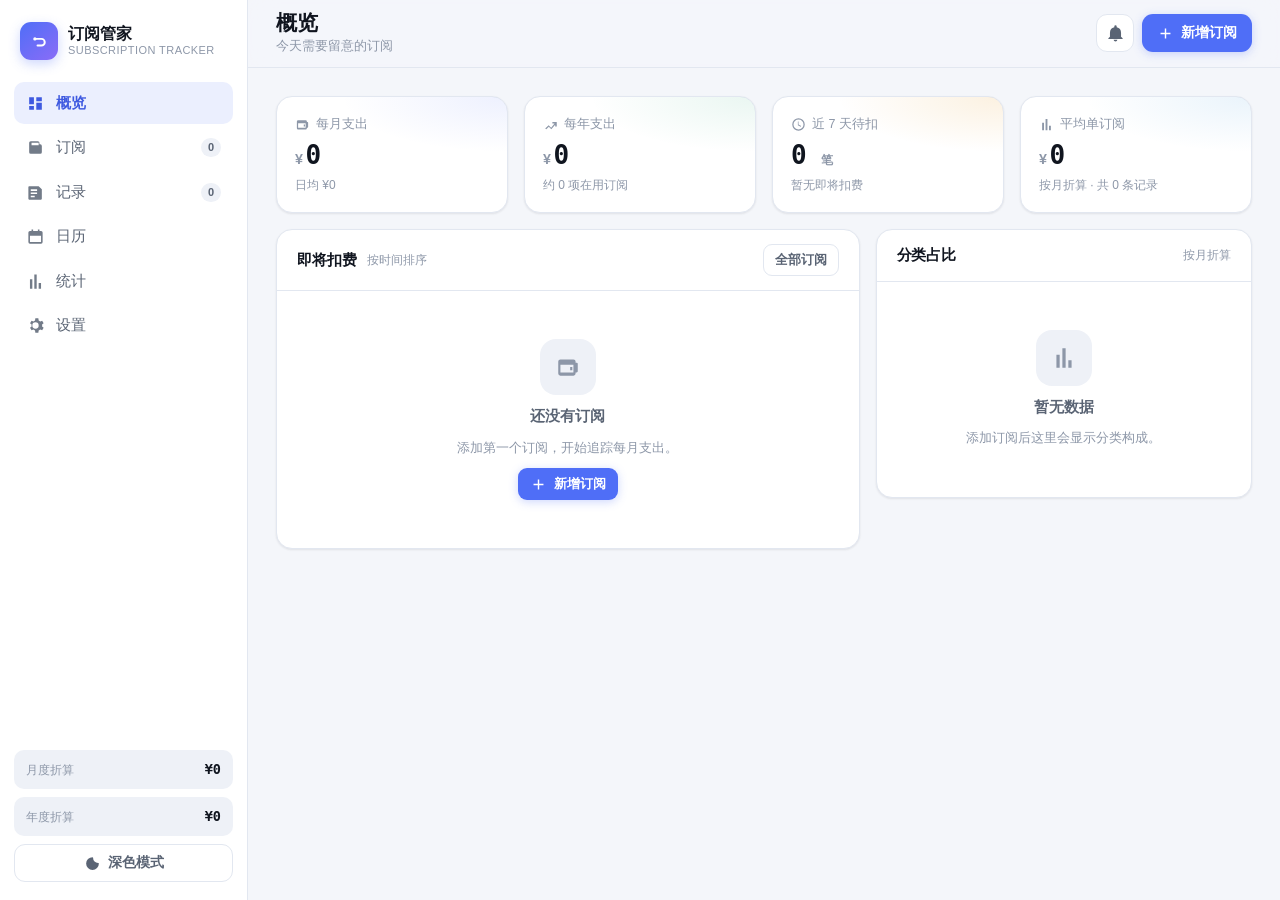
<file: index.html>
<!doctype html>
<html lang="zh-CN" data-theme="light">
<head>
<meta charset="utf-8" />
<meta name="viewport" content="width=device-width, initial-scale=1, viewport-fit=cover" />
<title>订阅管家 · 跨平台订阅付费管理</title>
<meta name="description" content="跨平台订阅付费管理与到期提醒，支持多币种、分类统计、日历视图与 iCal 导出。" />
<meta name="theme-color" content="#f4f6fa" media="(prefers-color-scheme: light)" />
<meta name="theme-color" content="#0b0f16" media="(prefers-color-scheme: dark)" />
<link rel="icon" href="data:image/svg+xml,%3Csvg xmlns='http://www.w3.org/2000/svg' viewBox='0 0 64 64'%3E%3Crect width='64' height='64' rx='16' fill='%234f6ef7'/%3E%3Cpath d='M20 26h18a8 8 0 0 1 0 16H26' stroke='white' stroke-width='5' fill='none' stroke-linecap='round'/%3E%3Ccircle cx='20' cy='26' r='4' fill='white'/%3E%3C/svg%3E" />
<link rel="manifest" href="manifest.webmanifest" />
<link rel="apple-touch-icon" href="icons/icon-192.png" />
<meta name="apple-mobile-web-app-capable" content="yes" />
<meta name="apple-mobile-web-app-status-bar-style" content="default" />
<meta name="apple-mobile-web-app-title" content="订阅管家" />
<meta name="mobile-web-app-capable" content="yes" />
<meta name="application-name" content="订阅管家" />
<meta name="format-detection" content="telephone=no" />
<link rel="stylesheet" href="css/style.css" />
</head>
<body>

<div class="app" id="app">

  <!-- ============ 桌面侧边栏 ============ -->
  <aside class="sidebar" aria-label="主导航">
    <div class="brand">
      <div class="brand-mark" aria-hidden="true">
        <svg viewBox="0 0 64 64" width="22" height="22"><path d="M18 24h20a10 10 0 0 1 0 20H26" stroke="currentColor" stroke-width="6" fill="none" stroke-linecap="round"/><circle cx="18" cy="24" r="5" fill="currentColor"/></svg>
      </div>
      <div class="brand-text">
        <strong>订阅管家</strong>
        <span>Subscription Tracker</span>
      </div>
    </div>

    <nav class="nav" id="nav">
      <a class="nav-item" data-view="dashboard" href="#dashboard">
        <svg viewBox="0 0 24 24" aria-hidden="true"><path d="M4 13h6V4H4v9Zm0 7h6v-5H4v5Zm9 0h7v-9h-7v9Zm0-16v5h7V4h-7Z"/></svg>
        <span>概览</span>
      </a>
      <a class="nav-item" data-view="subs" href="#subs">
        <svg viewBox="0 0 24 24" aria-hidden="true"><path d="M4 6a2 2 0 0 1 2-2h9a2 2 0 0 1 2 2v2h1a2 2 0 0 1 2 2v8a2 2 0 0 1-2 2H6a2 2 0 0 1-2-2V6Zm3 3h9V6H7v3Z"/></svg>
        <span>订阅</span>
        <em class="nav-badge" id="navCountSubs">0</em>
      </a>
      <a class="nav-item" data-view="records" href="#records">
        <svg viewBox="0 0 24 24" aria-hidden="true"><path d="M4 4h12l4 4v12a1 1 0 0 1-1 1H4a1 1 0 0 1-1-1V5a1 1 0 0 1 1-1Zm2 4v2h8V8H6Zm0 4v2h8v-2H6Zm0 4v2h5v-2H6Z"/></svg>
        <span>记录</span>
        <em class="nav-badge" id="navCountPays">0</em>
      </a>
      <a class="nav-item" data-view="calendar" href="#calendar">
        <svg viewBox="0 0 24 24" aria-hidden="true"><path d="M7 3v2H5a2 2 0 0 0-2 2v12a2 2 0 0 0 2 2h14a2 2 0 0 0 2-2V7a2 2 0 0 0-2-2h-2V3h-2v2H9V3H7ZM5 11h14v8H5v-8Z"/></svg>
        <span>日历</span>
      </a>
      <a class="nav-item" data-view="stats" href="#stats">
        <svg viewBox="0 0 24 24" aria-hidden="true"><path d="M5 21V9h3v12H5Zm5.5 0V3h3v18h-3ZM16 21v-7h3v7h-3Z"/></svg>
        <span>统计</span>
      </a>
      <a class="nav-item" data-view="settings" href="#settings">
        <svg viewBox="0 0 24 24" aria-hidden="true"><path d="M12 8a4 4 0 1 0 0 8 4 4 0 0 0 0-8Zm8.4 4c0 .4 0 .8-.1 1.2l2 1.6-1.9 3.3-2.4-.9c-.6.5-1.3.9-2 1.2l-.4 2.6h-3.8l-.4-2.6c-.7-.3-1.4-.7-2-1.2l-2.4.9-1.9-3.3 2-1.6c-.1-.4-.1-.8-.1-1.2s0-.8.1-1.2l-2-1.6 1.9-3.3 2.4.9c.6-.5 1.3-.9 2-1.2l.4-2.6h3.8l.4 2.6c.7.3 1.4.7 2 1.2l2.4-.9 1.9 3.3-2 1.6c.1.4.1.8.1 1.2Z"/></svg>
        <span>设置</span>
      </a>
    </nav>

    <div class="sidebar-foot">
      <div class="mini-stat">
        <span>月度折算</span>
        <strong id="sideMonthly">—</strong>
      </div>
      <div class="mini-stat">
        <span>年度折算</span>
        <strong id="sideYearly">—</strong>
      </div>
      <button class="btn btn-ghost btn-block" id="sidebarTheme" type="button">
        <svg viewBox="0 0 24 24" aria-hidden="true"><path d="M12 3a9 9 0 1 0 9 9c0-.5-.4-.9-.9-.8A7.1 7.1 0 0 1 12.8 3.9c.1-.5-.3-.9-.8-.9Z"/></svg>
        <span id="sidebarThemeLabel">深色模式</span>
      </button>
    </div>
  </aside>

  <!-- ============ 主区域 ============ -->
  <main class="main">
    <header class="topbar">
      <div class="topbar-inner">
        <div class="topbar-title">
          <button class="icon-btn only-mobile" id="openNav" type="button" aria-label="菜单">
            <svg viewBox="0 0 24 24" aria-hidden="true"><path d="M4 6h16v2H4V6Zm0 5h16v2H4v-2Zm0 5h16v2H4v-2Z"/></svg>
          </button>
          <div>
            <h1 id="viewTitle">概览</h1>
            <p id="viewSubtitle">今天需要留意的订阅</p>
          </div>
        </div>

        <div class="topbar-actions">
          <button class="icon-btn" id="btnBell" type="button" aria-label="提醒中心">
            <svg viewBox="0 0 24 24" aria-hidden="true"><path d="M12 22a2.5 2.5 0 0 0 2.45-2h-4.9A2.5 2.5 0 0 0 12 22Zm7-6v-5a7 7 0 0 0-5.5-6.84V3a1.5 1.5 0 0 0-3 0v1.16A7 7 0 0 0 5 11v5l-2 2v1h18v-1l-2-2Z"/></svg>
            <em class="dot-badge" id="bellBadge" hidden>0</em>
          </button>
          <button class="btn btn-primary" id="btnAdd" type="button">
            <svg viewBox="0 0 24 24" aria-hidden="true"><path d="M11 5h2v6h6v2h-6v6h-2v-6H5v-2h6V5Z"/></svg>
            <span>新增订阅</span>
          </button>
        </div>
      </div>
    </header>

    <div class="views" id="views">
      <section class="view" id="view-dashboard" data-view="dashboard" aria-labelledby="viewTitle">
        <div id="alertBanner" class="alert-banner" hidden></div>
        <div id="dashboardBody" class="view-body"></div>
      </section>

      <section class="view" id="view-subs" data-view="subs" hidden>
        <div class="view-toolbar">
          <div class="search">
            <svg viewBox="0 0 24 24" aria-hidden="true"><path d="M10 4a6 6 0 1 0 3.7 10.7l4.8 4.8 1.4-1.4-4.8-4.8A6 6 0 0 0 10 4Zm0 2a4 4 0 1 1 0 8 4 4 0 0 1 0-8Z"/></svg>
            <input id="searchInput" type="search" placeholder="搜索订阅名称…" autocomplete="off" />
          </div>
          <div class="toolbar-right">
            <select id="sortSelect" class="select" aria-label="排序">
              <option value="next">按下次扣费</option>
              <option value="monthlyDesc">按月费从高到低</option>
              <option value="monthlyAsc">按月费从低到高</option>
              <option value="name">按名称</option>
              <option value="added">按添加时间</option>
            </select>
          </div>
        </div>
        <div class="chips" id="catChips" role="tablist" aria-label="分类筛选"></div>
        <div id="subsBody" class="view-body"></div>
      </section>

      <section class="view" id="view-calendar" data-view="calendar" hidden>
        <div id="calendarBody" class="view-body"></div>
      </section>

      <section class="view" id="view-stats" data-view="stats" hidden>
        <div id="statsBody" class="view-body"></div>
      </section>

      <section class="view" id="view-records" data-view="records" hidden>
        <div id="recordsBody" class="view-body"></div>
      </section>

      <section class="view" id="view-settings" data-view="settings" hidden>
        <div id="settingsBody" class="view-body"></div>
      </section>
    </div>
  </main>

  <!-- ============ 手机底部导航 ============ -->
  <nav class="tabbar" aria-label="主导航">
    <a class="tab-item" data-view="dashboard" href="#dashboard">
      <svg viewBox="0 0 24 24" aria-hidden="true"><path d="M4 13h6V4H4v9Zm0 7h6v-5H4v5Zm9 0h7v-9h-7v9Zm0-16v5h7V4h-7Z"/></svg><span>概览</span>
    </a>
    <a class="tab-item" data-view="subs" href="#subs">
      <svg viewBox="0 0 24 24" aria-hidden="true"><path d="M4 6a2 2 0 0 1 2-2h9a2 2 0 0 1 2 2v2h1a2 2 0 0 1 2 2v8a2 2 0 0 1-2 2H6a2 2 0 0 1-2-2V6Zm3 3h9V6H7v3Z"/></svg><span>订阅</span>
    </a>
    <a class="tab-item tab-add" href="#" id="tabAdd" role="button">
      <span class="tab-add-btn"><svg viewBox="0 0 24 24" aria-hidden="true"><path d="M11 5h2v6h6v2h-6v6h-2v-6H5v-2h6V5Z"/></svg></span>
    </a>
    <a class="tab-item" data-view="calendar" href="#calendar">
      <svg viewBox="0 0 24 24" aria-hidden="true"><path d="M7 3v2H5a2 2 0 0 0-2 2v12a2 2 0 0 0 2 2h14a2 2 0 0 0 2-2V7a2 2 0 0 0-2-2h-2V3h-2v2H9V3H7ZM5 11h14v8H5v-8Z"/></svg><span>日历</span>
    </a>
    <a class="tab-item" data-view="stats" href="#stats">
      <svg viewBox="0 0 24 24" aria-hidden="true"><path d="M5 21V9h3v12H5Zm5.5 0V3h3v18h-3ZM16 21v-7h3v7h-3Z"/></svg><span>统计</span>
    </a>
  </nav>

</div>

<div class="modal-root" id="modalRoot" hidden>
  <div class="modal-backdrop" data-close="1"></div>
  <div class="modal" role="dialog" aria-modal="true" aria-labelledby="modalTitle">
    <div class="modal-head">
      <h2 id="modalTitle">新增订阅</h2>
      <button class="icon-btn" type="button" data-close="1" aria-label="关闭">
        <svg viewBox="0 0 24 24" aria-hidden="true"><path d="M6.4 5 5 6.4 10.6 12 5 17.6 6.4 19 12 13.4 17.6 19 19 17.6 13.4 12 19 6.4 17.6 5 12 10.6 6.4 5Z"/></svg>
      </button>
    </div>
    <div class="modal-body" id="modalBody"></div>
    <div class="modal-foot" id="modalFoot"></div>
  </div>
</div>

<div class="drawer-root" id="drawerRoot" hidden>
  <div class="modal-backdrop" data-close="1"></div>
  <aside class="drawer" role="dialog" aria-modal="true" aria-labelledby="drawerTitle">
    <div class="modal-head">
      <h2 id="drawerTitle">提醒中心</h2>
      <button class="icon-btn" type="button" data-close="1" aria-label="关闭">
        <svg viewBox="0 0 24 24" aria-hidden="true"><path d="M6.4 5 5 6.4 10.6 12 5 17.6 6.4 19 12 13.4 17.6 19 19 17.6 13.4 12 19 6.4 17.6 5 12 10.6 6.4 5Z"/></svg>
      </button>
    </div>
    <div class="drawer-body" id="drawerBody"></div>
  </aside>
</div>

<div class="toast-wrap" id="toastWrap" aria-live="polite"></div>

<script src="js/platforms.js"></script>
<script src="js/utils.js"></script>
<script src="js/store.js"></script>
<script src="js/ics.js"></script>
<script src="js/ui.js"></script>
<script src="js/app.js"></script>
<script>
/* PWA：Service Worker 只在 http(s) 下注册；file:// 双击打开时静默跳过，
   其余功能不受影响（这是「A 方案：双击可用 + 服务下自动升级为 PWA」的降级路径）

   另：打包成 App（Capacitor）时也跳过 —— 原生壳从本地 assets 读取页面，
   本来就不走网络，再挂一层 SW 缓存只会让「更新 APK 后页面没变」，
   属于纯粹的负收益。用 window.Capacitor 判断是否在原生壳里。 */
(function () {
  if (!('serviceWorker' in navigator)) return;
  if (window.Capacitor) {
    window.__SW_SKIPPED__ = 'capacitor-native';
    return;
  }
  if (location.protocol !== 'http:' && location.protocol !== 'https:') {
    window.__SW_SKIPPED__ = 'insecure-context';
    return;
  }
  window.addEventListener('load', function () {
    navigator.serviceWorker.register('sw.js').then(function (reg) {
      window.__SW_REGISTERED__ = true;
      reg.addEventListener('updatefound', function () {
        var sw = reg.installing;
        if (!sw) return;
        sw.addEventListener('statechange', function () {
          if (sw.state === 'installed' && navigator.serviceWorker.controller) {
            // 新版本就绪，提示用户刷新（不强制打断）
            if (window.__toast) window.__toast('有新版本，刷新后生效', 'ok');
          }
        });
      });
    }).catch(function (e) {
      window.__SW_REGISTERED__ = false;
      window.__SW_ERROR__ = String(e && e.message || e);
    });
  });
})();
</script>
</body>
</html>
</file>
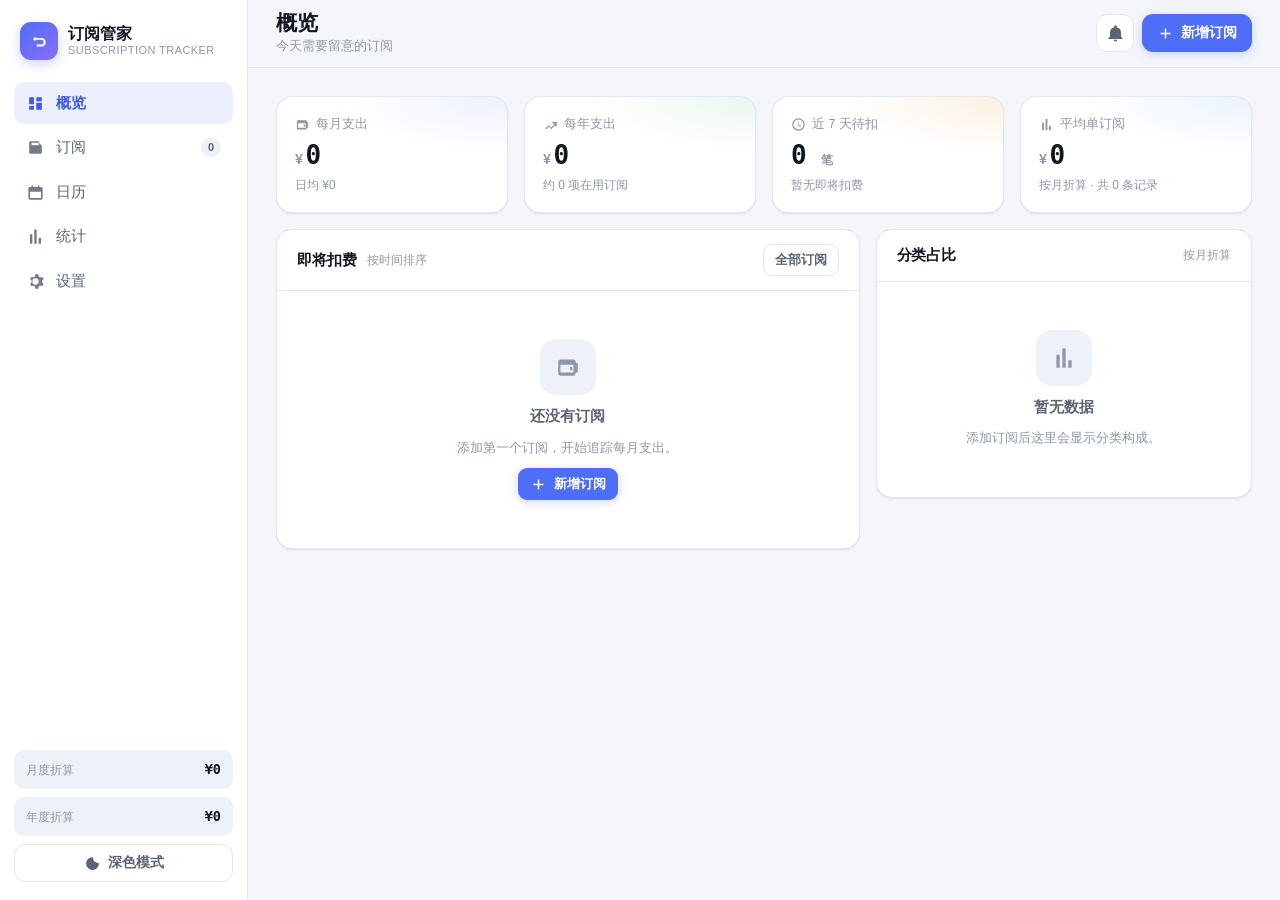
<file: index.before-opt1.html>
<!doctype html>
<html lang="zh-CN" data-theme="light">
<head>
<meta charset="utf-8" />
<meta name="viewport" content="width=device-width, initial-scale=1, viewport-fit=cover" />
<title>订阅管家 · 跨平台订阅付费管理</title>
<meta name="description" content="跨平台订阅付费管理与到期提醒，支持多币种、分类统计、日历视图与 iCal 导出。" />
<meta name="theme-color" content="#f4f6fa" media="(prefers-color-scheme: light)" />
<meta name="theme-color" content="#0b0f16" media="(prefers-color-scheme: dark)" />
<link rel="icon" href="data:image/svg+xml,%3Csvg xmlns='http://www.w3.org/2000/svg' viewBox='0 0 64 64'%3E%3Crect width='64' height='64' rx='16' fill='%234f6ef7'/%3E%3Cpath d='M20 26h18a8 8 0 0 1 0 16H26' stroke='white' stroke-width='5' fill='none' stroke-linecap='round'/%3E%3Ccircle cx='20' cy='26' r='4' fill='white'/%3E%3C/svg%3E" />
<link rel="stylesheet" href="css/style.css" />
</head>
<body>

<div class="app" id="app">

  <!-- ============ 桌面侧边栏 ============ -->
  <aside class="sidebar" aria-label="主导航">
    <div class="brand">
      <div class="brand-mark" aria-hidden="true">
        <svg viewBox="0 0 64 64" width="22" height="22"><path d="M18 24h20a10 10 0 0 1 0 20H26" stroke="currentColor" stroke-width="6" fill="none" stroke-linecap="round"/><circle cx="18" cy="24" r="5" fill="currentColor"/></svg>
      </div>
      <div class="brand-text">
        <strong>订阅管家</strong>
        <span>Subscription Tracker</span>
      </div>
    </div>

    <nav class="nav" id="nav">
      <a class="nav-item" data-view="dashboard" href="#dashboard">
        <svg viewBox="0 0 24 24" aria-hidden="true"><path d="M4 13h6V4H4v9Zm0 7h6v-5H4v5Zm9 0h7v-9h-7v9Zm0-16v5h7V4h-7Z"/></svg>
        <span>概览</span>
      </a>
      <a class="nav-item" data-view="subs" href="#subs">
        <svg viewBox="0 0 24 24" aria-hidden="true"><path d="M4 6a2 2 0 0 1 2-2h9a2 2 0 0 1 2 2v2h1a2 2 0 0 1 2 2v8a2 2 0 0 1-2 2H6a2 2 0 0 1-2-2V6Zm3 3h9V6H7v3Z"/></svg>
        <span>订阅</span>
        <em class="nav-badge" id="navCountSubs">0</em>
      </a>
      <a class="nav-item" data-view="calendar" href="#calendar">
        <svg viewBox="0 0 24 24" aria-hidden="true"><path d="M7 3v2H5a2 2 0 0 0-2 2v12a2 2 0 0 0 2 2h14a2 2 0 0 0 2-2V7a2 2 0 0 0-2-2h-2V3h-2v2H9V3H7ZM5 11h14v8H5v-8Z"/></svg>
        <span>日历</span>
      </a>
      <a class="nav-item" data-view="stats" href="#stats">
        <svg viewBox="0 0 24 24" aria-hidden="true"><path d="M5 21V9h3v12H5Zm5.5 0V3h3v18h-3ZM16 21v-7h3v7h-3Z"/></svg>
        <span>统计</span>
      </a>
      <a class="nav-item" data-view="settings" href="#settings">
        <svg viewBox="0 0 24 24" aria-hidden="true"><path d="M12 8a4 4 0 1 0 0 8 4 4 0 0 0 0-8Zm8.4 4c0 .4 0 .8-.1 1.2l2 1.6-1.9 3.3-2.4-.9c-.6.5-1.3.9-2 1.2l-.4 2.6h-3.8l-.4-2.6c-.7-.3-1.4-.7-2-1.2l-2.4.9-1.9-3.3 2-1.6c-.1-.4-.1-.8-.1-1.2s0-.8.1-1.2l-2-1.6 1.9-3.3 2.4.9c.6-.5 1.3-.9 2-1.2l.4-2.6h3.8l.4 2.6c.7.3 1.4.7 2 1.2l2.4-.9 1.9 3.3-2 1.6c.1.4.1.8.1 1.2Z"/></svg>
        <span>设置</span>
      </a>
    </nav>

    <div class="sidebar-foot">
      <div class="mini-stat">
        <span>月度折算</span>
        <strong id="sideMonthly">—</strong>
      </div>
      <div class="mini-stat">
        <span>年度折算</span>
        <strong id="sideYearly">—</strong>
      </div>
      <button class="btn btn-ghost btn-block" id="sidebarTheme" type="button">
        <svg viewBox="0 0 24 24" aria-hidden="true"><path d="M12 3a9 9 0 1 0 9 9c0-.5-.4-.9-.9-.8A7.1 7.1 0 0 1 12.8 3.9c.1-.5-.3-.9-.8-.9Z"/></svg>
        <span id="sidebarThemeLabel">深色模式</span>
      </button>
    </div>
  </aside>

  <!-- ============ 主区域 ============ -->
  <main class="main">
    <header class="topbar">
      <div class="topbar-inner">
        <div class="topbar-title">
          <button class="icon-btn only-mobile" id="openNav" type="button" aria-label="菜单">
            <svg viewBox="0 0 24 24" aria-hidden="true"><path d="M4 6h16v2H4V6Zm0 5h16v2H4v-2Zm0 5h16v2H4v-2Z"/></svg>
          </button>
          <div>
            <h1 id="viewTitle">概览</h1>
            <p id="viewSubtitle">今天需要留意的订阅</p>
          </div>
        </div>

        <div class="topbar-actions">
          <button class="icon-btn" id="btnBell" type="button" aria-label="提醒中心">
            <svg viewBox="0 0 24 24" aria-hidden="true"><path d="M12 22a2.5 2.5 0 0 0 2.45-2h-4.9A2.5 2.5 0 0 0 12 22Zm7-6v-5a7 7 0 0 0-5.5-6.84V3a1.5 1.5 0 0 0-3 0v1.16A7 7 0 0 0 5 11v5l-2 2v1h18v-1l-2-2Z"/></svg>
            <em class="dot-badge" id="bellBadge" hidden>0</em>
          </button>
          <button class="btn btn-primary" id="btnAdd" type="button">
            <svg viewBox="0 0 24 24" aria-hidden="true"><path d="M11 5h2v6h6v2h-6v6h-2v-6H5v-2h6V5Z"/></svg>
            <span>新增订阅</span>
          </button>
        </div>
      </div>
    </header>

    <div class="views" id="views">
      <section class="view" id="view-dashboard" data-view="dashboard" aria-labelledby="viewTitle">
        <div id="alertBanner" class="alert-banner" hidden></div>
        <div id="dashboardBody" class="view-body"></div>
      </section>

      <section class="view" id="view-subs" data-view="subs" hidden>
        <div class="view-toolbar">
          <div class="search">
            <svg viewBox="0 0 24 24" aria-hidden="true"><path d="M10 4a6 6 0 1 0 3.7 10.7l4.8 4.8 1.4-1.4-4.8-4.8A6 6 0 0 0 10 4Zm0 2a4 4 0 1 1 0 8 4 4 0 0 1 0-8Z"/></svg>
            <input id="searchInput" type="search" placeholder="搜索订阅名称…" autocomplete="off" />
          </div>
          <div class="toolbar-right">
            <select id="sortSelect" class="select" aria-label="排序">
              <option value="next">按下次扣费</option>
              <option value="monthlyDesc">按月费从高到低</option>
              <option value="monthlyAsc">按月费从低到高</option>
              <option value="name">按名称</option>
              <option value="added">按添加时间</option>
            </select>
          </div>
        </div>
        <div class="chips" id="catChips" role="tablist" aria-label="分类筛选"></div>
        <div id="subsBody" class="view-body"></div>
      </section>

      <section class="view" id="view-calendar" data-view="calendar" hidden>
        <div id="calendarBody" class="view-body"></div>
      </section>

      <section class="view" id="view-stats" data-view="stats" hidden>
        <div id="statsBody" class="view-body"></div>
      </section>

      <section class="view" id="view-settings" data-view="settings" hidden>
        <div id="settingsBody" class="view-body"></div>
      </section>
    </div>
  </main>

  <!-- ============ 手机底部导航 ============ -->
  <nav class="tabbar" aria-label="主导航">
    <a class="tab-item" data-view="dashboard" href="#dashboard">
      <svg viewBox="0 0 24 24" aria-hidden="true"><path d="M4 13h6V4H4v9Zm0 7h6v-5H4v5Zm9 0h7v-9h-7v9Zm0-16v5h7V4h-7Z"/></svg><span>概览</span>
    </a>
    <a class="tab-item" data-view="subs" href="#subs">
      <svg viewBox="0 0 24 24" aria-hidden="true"><path d="M4 6a2 2 0 0 1 2-2h9a2 2 0 0 1 2 2v2h1a2 2 0 0 1 2 2v8a2 2 0 0 1-2 2H6a2 2 0 0 1-2-2V6Zm3 3h9V6H7v3Z"/></svg><span>订阅</span>
    </a>
    <a class="tab-item tab-add" href="#" id="tabAdd" role="button">
      <span class="tab-add-btn"><svg viewBox="0 0 24 24" aria-hidden="true"><path d="M11 5h2v6h6v2h-6v6h-2v-6H5v-2h6V5Z"/></svg></span>
    </a>
    <a class="tab-item" data-view="calendar" href="#calendar">
      <svg viewBox="0 0 24 24" aria-hidden="true"><path d="M7 3v2H5a2 2 0 0 0-2 2v12a2 2 0 0 0 2 2h14a2 2 0 0 0 2-2V7a2 2 0 0 0-2-2h-2V3h-2v2H9V3H7ZM5 11h14v8H5v-8Z"/></svg><span>日历</span>
    </a>
    <a class="tab-item" data-view="stats" href="#stats">
      <svg viewBox="0 0 24 24" aria-hidden="true"><path d="M5 21V9h3v12H5Zm5.5 0V3h3v18h-3ZM16 21v-7h3v7h-3Z"/></svg><span>统计</span>
    </a>
  </nav>

</div>

<div class="modal-root" id="modalRoot" hidden>
  <div class="modal-backdrop" data-close="1"></div>
  <div class="modal" role="dialog" aria-modal="true" aria-labelledby="modalTitle">
    <div class="modal-head">
      <h2 id="modalTitle">新增订阅</h2>
      <button class="icon-btn" type="button" data-close="1" aria-label="关闭">
        <svg viewBox="0 0 24 24" aria-hidden="true"><path d="M6.4 5 5 6.4 10.6 12 5 17.6 6.4 19 12 13.4 17.6 19 19 17.6 13.4 12 19 6.4 17.6 5 12 10.6 6.4 5Z"/></svg>
      </button>
    </div>
    <div class="modal-body" id="modalBody"></div>
    <div class="modal-foot" id="modalFoot"></div>
  </div>
</div>

<div class="drawer-root" id="drawerRoot" hidden>
  <div class="modal-backdrop" data-close="1"></div>
  <aside class="drawer" role="dialog" aria-modal="true" aria-labelledby="drawerTitle">
    <div class="modal-head">
      <h2 id="drawerTitle">提醒中心</h2>
      <button class="icon-btn" type="button" data-close="1" aria-label="关闭">
        <svg viewBox="0 0 24 24" aria-hidden="true"><path d="M6.4 5 5 6.4 10.6 12 5 17.6 6.4 19 12 13.4 17.6 19 19 17.6 13.4 12 19 6.4 17.6 5 12 10.6 6.4 5Z"/></svg>
      </button>
    </div>
    <div class="drawer-body" id="drawerBody"></div>
  </aside>
</div>

<div class="toast-wrap" id="toastWrap" aria-live="polite"></div>

<script src="js/platforms.js"></script>
<script src="js/utils.js"></script>
<script src="js/store.js"></script>
<script src="js/ics.js"></script>
<script src="js/ui.js"></script>
<script src="js/app.js"></script>
</body>
</html>
</file>
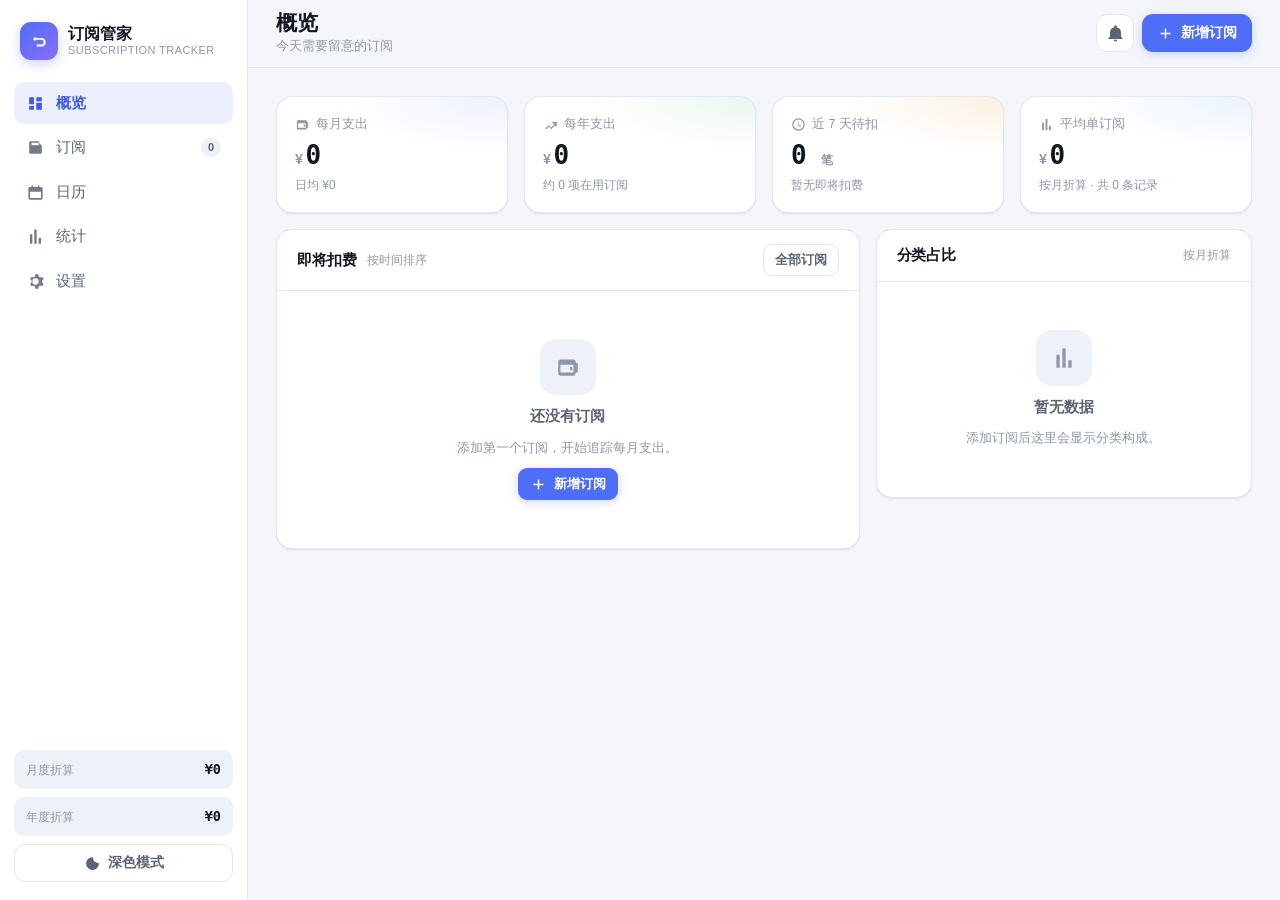
<file: index.before-opt2.html>
<!doctype html>
<html lang="zh-CN" data-theme="light">
<head>
<meta charset="utf-8" />
<meta name="viewport" content="width=device-width, initial-scale=1, viewport-fit=cover" />
<title>订阅管家 · 跨平台订阅付费管理</title>
<meta name="description" content="跨平台订阅付费管理与到期提醒，支持多币种、分类统计、日历视图与 iCal 导出。" />
<meta name="theme-color" content="#f4f6fa" media="(prefers-color-scheme: light)" />
<meta name="theme-color" content="#0b0f16" media="(prefers-color-scheme: dark)" />
<link rel="icon" href="data:image/svg+xml,%3Csvg xmlns='http://www.w3.org/2000/svg' viewBox='0 0 64 64'%3E%3Crect width='64' height='64' rx='16' fill='%234f6ef7'/%3E%3Cpath d='M20 26h18a8 8 0 0 1 0 16H26' stroke='white' stroke-width='5' fill='none' stroke-linecap='round'/%3E%3Ccircle cx='20' cy='26' r='4' fill='white'/%3E%3C/svg%3E" />
<link rel="manifest" href="manifest.webmanifest" />
<link rel="apple-touch-icon" href="icons/icon-192.png" />
<meta name="apple-mobile-web-app-capable" content="yes" />
<meta name="apple-mobile-web-app-status-bar-style" content="default" />
<meta name="apple-mobile-web-app-title" content="订阅管家" />
<meta name="mobile-web-app-capable" content="yes" />
<meta name="application-name" content="订阅管家" />
<meta name="format-detection" content="telephone=no" />
<link rel="stylesheet" href="css/style.css" />
</head>
<body>

<div class="app" id="app">

  <!-- ============ 桌面侧边栏 ============ -->
  <aside class="sidebar" aria-label="主导航">
    <div class="brand">
      <div class="brand-mark" aria-hidden="true">
        <svg viewBox="0 0 64 64" width="22" height="22"><path d="M18 24h20a10 10 0 0 1 0 20H26" stroke="currentColor" stroke-width="6" fill="none" stroke-linecap="round"/><circle cx="18" cy="24" r="5" fill="currentColor"/></svg>
      </div>
      <div class="brand-text">
        <strong>订阅管家</strong>
        <span>Subscription Tracker</span>
      </div>
    </div>

    <nav class="nav" id="nav">
      <a class="nav-item" data-view="dashboard" href="#dashboard">
        <svg viewBox="0 0 24 24" aria-hidden="true"><path d="M4 13h6V4H4v9Zm0 7h6v-5H4v5Zm9 0h7v-9h-7v9Zm0-16v5h7V4h-7Z"/></svg>
        <span>概览</span>
      </a>
      <a class="nav-item" data-view="subs" href="#subs">
        <svg viewBox="0 0 24 24" aria-hidden="true"><path d="M4 6a2 2 0 0 1 2-2h9a2 2 0 0 1 2 2v2h1a2 2 0 0 1 2 2v8a2 2 0 0 1-2 2H6a2 2 0 0 1-2-2V6Zm3 3h9V6H7v3Z"/></svg>
        <span>订阅</span>
        <em class="nav-badge" id="navCountSubs">0</em>
      </a>
      <a class="nav-item" data-view="calendar" href="#calendar">
        <svg viewBox="0 0 24 24" aria-hidden="true"><path d="M7 3v2H5a2 2 0 0 0-2 2v12a2 2 0 0 0 2 2h14a2 2 0 0 0 2-2V7a2 2 0 0 0-2-2h-2V3h-2v2H9V3H7ZM5 11h14v8H5v-8Z"/></svg>
        <span>日历</span>
      </a>
      <a class="nav-item" data-view="stats" href="#stats">
        <svg viewBox="0 0 24 24" aria-hidden="true"><path d="M5 21V9h3v12H5Zm5.5 0V3h3v18h-3ZM16 21v-7h3v7h-3Z"/></svg>
        <span>统计</span>
      </a>
      <a class="nav-item" data-view="settings" href="#settings">
        <svg viewBox="0 0 24 24" aria-hidden="true"><path d="M12 8a4 4 0 1 0 0 8 4 4 0 0 0 0-8Zm8.4 4c0 .4 0 .8-.1 1.2l2 1.6-1.9 3.3-2.4-.9c-.6.5-1.3.9-2 1.2l-.4 2.6h-3.8l-.4-2.6c-.7-.3-1.4-.7-2-1.2l-2.4.9-1.9-3.3 2-1.6c-.1-.4-.1-.8-.1-1.2s0-.8.1-1.2l-2-1.6 1.9-3.3 2.4.9c.6-.5 1.3-.9 2-1.2l.4-2.6h3.8l.4 2.6c.7.3 1.4.7 2 1.2l2.4-.9 1.9 3.3-2 1.6c.1.4.1.8.1 1.2Z"/></svg>
        <span>设置</span>
      </a>
    </nav>

    <div class="sidebar-foot">
      <div class="mini-stat">
        <span>月度折算</span>
        <strong id="sideMonthly">—</strong>
      </div>
      <div class="mini-stat">
        <span>年度折算</span>
        <strong id="sideYearly">—</strong>
      </div>
      <button class="btn btn-ghost btn-block" id="sidebarTheme" type="button">
        <svg viewBox="0 0 24 24" aria-hidden="true"><path d="M12 3a9 9 0 1 0 9 9c0-.5-.4-.9-.9-.8A7.1 7.1 0 0 1 12.8 3.9c.1-.5-.3-.9-.8-.9Z"/></svg>
        <span id="sidebarThemeLabel">深色模式</span>
      </button>
    </div>
  </aside>

  <!-- ============ 主区域 ============ -->
  <main class="main">
    <header class="topbar">
      <div class="topbar-inner">
        <div class="topbar-title">
          <button class="icon-btn only-mobile" id="openNav" type="button" aria-label="菜单">
            <svg viewBox="0 0 24 24" aria-hidden="true"><path d="M4 6h16v2H4V6Zm0 5h16v2H4v-2Zm0 5h16v2H4v-2Z"/></svg>
          </button>
          <div>
            <h1 id="viewTitle">概览</h1>
            <p id="viewSubtitle">今天需要留意的订阅</p>
          </div>
        </div>

        <div class="topbar-actions">
          <button class="icon-btn" id="btnBell" type="button" aria-label="提醒中心">
            <svg viewBox="0 0 24 24" aria-hidden="true"><path d="M12 22a2.5 2.5 0 0 0 2.45-2h-4.9A2.5 2.5 0 0 0 12 22Zm7-6v-5a7 7 0 0 0-5.5-6.84V3a1.5 1.5 0 0 0-3 0v1.16A7 7 0 0 0 5 11v5l-2 2v1h18v-1l-2-2Z"/></svg>
            <em class="dot-badge" id="bellBadge" hidden>0</em>
          </button>
          <button class="btn btn-primary" id="btnAdd" type="button">
            <svg viewBox="0 0 24 24" aria-hidden="true"><path d="M11 5h2v6h6v2h-6v6h-2v-6H5v-2h6V5Z"/></svg>
            <span>新增订阅</span>
          </button>
        </div>
      </div>
    </header>

    <div class="views" id="views">
      <section class="view" id="view-dashboard" data-view="dashboard" aria-labelledby="viewTitle">
        <div id="alertBanner" class="alert-banner" hidden></div>
        <div id="dashboardBody" class="view-body"></div>
      </section>

      <section class="view" id="view-subs" data-view="subs" hidden>
        <div class="view-toolbar">
          <div class="search">
            <svg viewBox="0 0 24 24" aria-hidden="true"><path d="M10 4a6 6 0 1 0 3.7 10.7l4.8 4.8 1.4-1.4-4.8-4.8A6 6 0 0 0 10 4Zm0 2a4 4 0 1 1 0 8 4 4 0 0 1 0-8Z"/></svg>
            <input id="searchInput" type="search" placeholder="搜索订阅名称…" autocomplete="off" />
          </div>
          <div class="toolbar-right">
            <select id="sortSelect" class="select" aria-label="排序">
              <option value="next">按下次扣费</option>
              <option value="monthlyDesc">按月费从高到低</option>
              <option value="monthlyAsc">按月费从低到高</option>
              <option value="name">按名称</option>
              <option value="added">按添加时间</option>
            </select>
          </div>
        </div>
        <div class="chips" id="catChips" role="tablist" aria-label="分类筛选"></div>
        <div id="subsBody" class="view-body"></div>
      </section>

      <section class="view" id="view-calendar" data-view="calendar" hidden>
        <div id="calendarBody" class="view-body"></div>
      </section>

      <section class="view" id="view-stats" data-view="stats" hidden>
        <div id="statsBody" class="view-body"></div>
      </section>

      <section class="view" id="view-settings" data-view="settings" hidden>
        <div id="settingsBody" class="view-body"></div>
      </section>
    </div>
  </main>

  <!-- ============ 手机底部导航 ============ -->
  <nav class="tabbar" aria-label="主导航">
    <a class="tab-item" data-view="dashboard" href="#dashboard">
      <svg viewBox="0 0 24 24" aria-hidden="true"><path d="M4 13h6V4H4v9Zm0 7h6v-5H4v5Zm9 0h7v-9h-7v9Zm0-16v5h7V4h-7Z"/></svg><span>概览</span>
    </a>
    <a class="tab-item" data-view="subs" href="#subs">
      <svg viewBox="0 0 24 24" aria-hidden="true"><path d="M4 6a2 2 0 0 1 2-2h9a2 2 0 0 1 2 2v2h1a2 2 0 0 1 2 2v8a2 2 0 0 1-2 2H6a2 2 0 0 1-2-2V6Zm3 3h9V6H7v3Z"/></svg><span>订阅</span>
    </a>
    <a class="tab-item tab-add" href="#" id="tabAdd" role="button">
      <span class="tab-add-btn"><svg viewBox="0 0 24 24" aria-hidden="true"><path d="M11 5h2v6h6v2h-6v6h-2v-6H5v-2h6V5Z"/></svg></span>
    </a>
    <a class="tab-item" data-view="calendar" href="#calendar">
      <svg viewBox="0 0 24 24" aria-hidden="true"><path d="M7 3v2H5a2 2 0 0 0-2 2v12a2 2 0 0 0 2 2h14a2 2 0 0 0 2-2V7a2 2 0 0 0-2-2h-2V3h-2v2H9V3H7ZM5 11h14v8H5v-8Z"/></svg><span>日历</span>
    </a>
    <a class="tab-item" data-view="stats" href="#stats">
      <svg viewBox="0 0 24 24" aria-hidden="true"><path d="M5 21V9h3v12H5Zm5.5 0V3h3v18h-3ZM16 21v-7h3v7h-3Z"/></svg><span>统计</span>
    </a>
  </nav>

</div>

<div class="modal-root" id="modalRoot" hidden>
  <div class="modal-backdrop" data-close="1"></div>
  <div class="modal" role="dialog" aria-modal="true" aria-labelledby="modalTitle">
    <div class="modal-head">
      <h2 id="modalTitle">新增订阅</h2>
      <button class="icon-btn" type="button" data-close="1" aria-label="关闭">
        <svg viewBox="0 0 24 24" aria-hidden="true"><path d="M6.4 5 5 6.4 10.6 12 5 17.6 6.4 19 12 13.4 17.6 19 19 17.6 13.4 12 19 6.4 17.6 5 12 10.6 6.4 5Z"/></svg>
      </button>
    </div>
    <div class="modal-body" id="modalBody"></div>
    <div class="modal-foot" id="modalFoot"></div>
  </div>
</div>

<div class="drawer-root" id="drawerRoot" hidden>
  <div class="modal-backdrop" data-close="1"></div>
  <aside class="drawer" role="dialog" aria-modal="true" aria-labelledby="drawerTitle">
    <div class="modal-head">
      <h2 id="drawerTitle">提醒中心</h2>
      <button class="icon-btn" type="button" data-close="1" aria-label="关闭">
        <svg viewBox="0 0 24 24" aria-hidden="true"><path d="M6.4 5 5 6.4 10.6 12 5 17.6 6.4 19 12 13.4 17.6 19 19 17.6 13.4 12 19 6.4 17.6 5 12 10.6 6.4 5Z"/></svg>
      </button>
    </div>
    <div class="drawer-body" id="drawerBody"></div>
  </aside>
</div>

<div class="toast-wrap" id="toastWrap" aria-live="polite"></div>

<script src="js/platforms.js"></script>
<script src="js/utils.js"></script>
<script src="js/store.js"></script>
<script src="js/ics.js"></script>
<script src="js/ui.js"></script>
<script src="js/app.js"></script>
<script>
/* PWA：Service Worker 只在 http(s) 下注册；file:// 双击打开时静默跳过，
   其余功能不受影响（这是「A 方案：双击可用 + 服务下自动升级为 PWA」的降级路径） */
(function () {
  if (!('serviceWorker' in navigator)) return;
  if (location.protocol !== 'http:' && location.protocol !== 'https:') {
    window.__SW_SKIPPED__ = 'insecure-context';
    return;
  }
  window.addEventListener('load', function () {
    navigator.serviceWorker.register('sw.js').then(function (reg) {
      window.__SW_REGISTERED__ = true;
      reg.addEventListener('updatefound', function () {
        var sw = reg.installing;
        if (!sw) return;
        sw.addEventListener('statechange', function () {
          if (sw.state === 'installed' && navigator.serviceWorker.controller) {
            // 新版本就绪，提示用户刷新（不强制打断）
            if (window.__toast) window.__toast('有新版本，刷新后生效', 'ok');
          }
        });
      });
    }).catch(function (e) {
      window.__SW_REGISTERED__ = false;
      window.__SW_ERROR__ = String(e && e.message || e);
    });
  });
})();
</script>
</body>
</html>
</file>
<file: css/style.css>
/* ==========================================================================
   订阅管家 · 样式（H5 自适应：手机 / 平板 / 桌面）
   纯 CSS，无外部依赖；深浅色跟随 data-theme
   ========================================================================== */

/* ---------- 1. 设计令牌 ---------- */
:root {
  --font-sans: -apple-system, BlinkMacSystemFont, "Segoe UI", "PingFang SC",
    "Hiragino Sans GB", "Microsoft YaHei", "Noto Sans SC", "Helvetica Neue", Arial, sans-serif;
  --font-num: "SF Mono", "JetBrains Mono", ui-monospace, "Cascadia Mono", Menlo, Consolas, monospace;

  --bg: #f4f6fa;
  --bg-elev: #ffffff;
  --bg-soft: #eef1f7;
  --bg-hover: #e9edf5;
  --text: #10151f;
  --text-2: #5a6474;
  --text-3: #8d97a8;
  --line: #e2e7f0;
  --line-strong: #cfd6e3;

  --brand: #4f6ef7;
  --brand-strong: #3f5ae0;
  --brand-soft: #ebeffe;
  --brand-ring: rgba(79, 110, 247, 0.28);

  --ok: #12a06a;
  --ok-soft: #e3f7ee;
  --warn: #e08a00;
  --warn-soft: #fdf1dc;
  --danger: #e0424f;
  --danger-soft: #fdeaea;
  --info: #2b8fd8;
  --info-soft: #e5f3fd;

  --shadow-sm: 0 1px 2px rgba(16, 21, 31, 0.05), 0 1px 3px rgba(16, 21, 31, 0.04);
  --shadow-md: 0 2px 6px rgba(16, 21, 31, 0.06), 0 8px 24px rgba(16, 21, 31, 0.07);
  --shadow-lg: 0 12px 40px rgba(16, 21, 31, 0.16);

  --r-sm: 8px;
  --r-md: 12px;
  --r-lg: 16px;
  --r-xl: 22px;
  --r-full: 999px;

  --sidebar-w: 248px;
  --tabbar-h: 60px;
  --topbar-h: 64px;
  --pad: clamp(14px, 3.2vw, 28px);
  --gap: clamp(10px, 1.6vw, 16px);
  --maxw: 1180px;
  --ease: cubic-bezier(0.22, 0.61, 0.36, 1);
}

[data-theme="dark"] {
  --bg: #0b0f16;
  --bg-elev: #141a24;
  --bg-soft: #1a2230;
  --bg-hover: #202a3a;
  --text: #eef2f9;
  --text-2: #a3aec2;
  --text-3: #6d7a90;
  --line: #222c3c;
  --line-strong: #2f3b4f;

  --brand: #6c86ff;
  --brand-strong: #8298ff;
  --brand-soft: #1b2440;
  --brand-ring: rgba(108, 134, 255, 0.36);

  --ok: #2fc98d;
  --ok-soft: #10281f;
  --warn: #f0a83c;
  --warn-soft: #2b2213;
  --danger: #ff6b74;
  --danger-soft: #2d1720;
  --info: #59b4f0;
  --info-soft: #12242f;

  --shadow-sm: 0 1px 2px rgba(0, 0, 0, 0.4);
  --shadow-md: 0 2px 8px rgba(0, 0, 0, 0.45), 0 12px 32px rgba(0, 0, 0, 0.34);
  --shadow-lg: 0 16px 48px rgba(0, 0, 0, 0.6);
}

/* ---------- 2. 基础 ---------- */
*, *::before, *::after { box-sizing: border-box; }

html { -webkit-text-size-adjust: 100%; }

body {
  margin: 0;
  font-family: var(--font-sans);
  background: var(--bg);
  color: var(--text);
  font-size: 15px;
  line-height: 1.55;
  -webkit-font-smoothing: antialiased;
  text-rendering: optimizeLegibility;
  overflow-wrap: break-word;
}

h1, h2, h3, h4, p, figure { margin: 0; }
a { color: inherit; text-decoration: none; }
button { font: inherit; color: inherit; }
svg { width: 18px; height: 18px; fill: currentColor; flex: none; }
input, select, textarea, button { font-family: inherit; }

:focus-visible {
  outline: 2px solid var(--brand);
  outline-offset: 2px;
  border-radius: 6px;
}

::selection { background: var(--brand-soft); color: var(--brand-strong); }

/* hidden 属性必须胜过本文件里的 display:flex / grid，否则隐藏元素仍会占位 */
[hidden] { display: none !important; }

/* 滚动条 */
* { scrollbar-width: thin; scrollbar-color: var(--line-strong) transparent; }
*::-webkit-scrollbar { width: 10px; height: 10px; }
*::-webkit-scrollbar-thumb { background: var(--line-strong); border-radius: 999px; border: 3px solid transparent; background-clip: content-box; }
*::-webkit-scrollbar-track { background: transparent; }

/* ---------- 3. 布局骨架 ---------- */
.app {
  min-height: 100dvh;
  display: grid;
  grid-template-columns: var(--sidebar-w) minmax(0, 1fr);
}

/* --- 侧边栏 --- */
.sidebar {
  position: sticky;
  top: 0;
  height: 100dvh;
  display: flex;
  flex-direction: column;
  gap: 6px;
  padding: 18px 14px;
  background: var(--bg-elev);
  border-right: 1px solid var(--line);
  z-index: 40;
}

.brand {
  display: flex;
  align-items: center;
  gap: 10px;
  padding: 4px 6px 16px;
}
.brand-mark {
  width: 38px; height: 38px;
  display: grid; place-items: center;
  border-radius: 11px;
  background: linear-gradient(140deg, var(--brand), #8a6cf7);
  color: #fff;
  box-shadow: 0 4px 12px var(--brand-ring);
}
.brand-mark svg { width: 21px; height: 21px; }
.brand-text { display: flex; flex-direction: column; line-height: 1.25; min-width: 0; }
.brand-text strong { font-size: 15.5px; letter-spacing: 0.01em; }
.brand-text span { font-size: 11px; color: var(--text-3); letter-spacing: 0.04em; text-transform: uppercase; }

.nav { display: flex; flex-direction: column; gap: 2px; }
.nav-item {
  display: flex; align-items: center; gap: 11px;
  padding: 10px 12px;
  border-radius: 10px;
  color: var(--text-2);
  font-size: 14.5px; font-weight: 500;
  transition: background 0.15s, color 0.15s;
  position: relative;
}
.nav-item svg { width: 19px; height: 19px; opacity: 0.85; }
.nav-item:hover { background: var(--bg-hover); color: var(--text); }
.nav-item.active { background: var(--brand-soft); color: var(--brand-strong); font-weight: 600; }
.nav-item.active svg { opacity: 1; }
.nav-badge {
  margin-left: auto;
  font-style: normal;
  font-size: 11px; font-weight: 600;
  min-width: 20px; height: 19px;
  padding: 0 6px;
  display: inline-flex; align-items: center; justify-content: center;
  border-radius: var(--r-full);
  background: var(--bg-soft); color: var(--text-2);
}
.nav-item.active .nav-badge { background: var(--brand); color: #fff; }

.sidebar-foot { margin-top: auto; display: flex; flex-direction: column; gap: 8px; padding-top: 14px; }
.mini-stat {
  display: flex; align-items: baseline; justify-content: space-between;
  padding: 9px 12px;
  border-radius: 10px;
  background: var(--bg-soft);
  font-size: 12px; color: var(--text-3);
}
.mini-stat strong { font-family: var(--font-num); font-size: 13.5px; color: var(--text); font-weight: 600; }

/* --- 主区域 --- */
.main { min-width: 0; display: flex; flex-direction: column; }

.topbar {
  position: sticky; top: 0; z-index: 30;
  background: color-mix(in srgb, var(--bg) 82%, transparent);
  backdrop-filter: saturate(1.6) blur(14px);
  -webkit-backdrop-filter: saturate(1.6) blur(14px);
  border-bottom: 1px solid var(--line);
}
.topbar-inner {
  max-width: var(--maxw);
  margin: 0 auto;
  min-height: var(--topbar-h);
  padding: 10px var(--pad);
  display: flex; align-items: center; gap: 12px;
}
.topbar-title { display: flex; align-items: center; gap: 8px; min-width: 0; }
.topbar-title h1 { font-size: clamp(17px, 2.4vw, 21px); font-weight: 700; letter-spacing: -0.01em; line-height: 1.25; }
.topbar-title p { font-size: 12.5px; color: var(--text-3); margin-top: 1px; }
.topbar-actions { margin-left: auto; display: flex; align-items: center; gap: 8px; }

.icon-btn {
  width: 38px; height: 38px;
  display: grid; place-items: center;
  border: 1px solid var(--line);
  background: var(--bg-elev);
  color: var(--text-2);
  border-radius: 11px;
  cursor: pointer;
  position: relative;
  transition: background 0.15s, color 0.15s, border-color 0.15s;
}
.icon-btn:hover { background: var(--bg-hover); color: var(--text); border-color: var(--line-strong); }
.icon-btn svg { width: 19px; height: 19px; }
.dot-badge {
  position: absolute; top: -5px; right: -5px;
  min-width: 17px; height: 17px;
  padding: 0 4px;
  display: grid; place-items: center;
  font-style: normal; font-size: 10px; font-weight: 700;
  color: #fff; background: var(--danger);
  border-radius: var(--r-full);
  border: 2px solid var(--bg);
}

.btn {
  display: inline-flex; align-items: center; justify-content: center; gap: 7px;
  height: 38px; padding: 0 14px;
  border-radius: 11px;
  border: 1px solid transparent;
  font-size: 14px; font-weight: 600;
  cursor: pointer;
  white-space: nowrap;
  transition: transform 0.08s, background 0.15s, box-shadow 0.15s, border-color 0.15s, color 0.15s;
}
.btn:active { transform: translateY(1px); }
.btn svg { width: 17px; height: 17px; }
.btn-primary { background: var(--brand); color: #fff; box-shadow: 0 2px 10px var(--brand-ring); }
.btn-primary:hover { background: var(--brand-strong); }
.btn-ghost { background: var(--bg-elev); border-color: var(--line); color: var(--text-2); }
.btn-ghost:hover { background: var(--bg-hover); color: var(--text); border-color: var(--line-strong); }
.btn-soft { background: var(--brand-soft); color: var(--brand-strong); }
.btn-soft:hover { filter: brightness(0.97); }
.btn-danger { background: var(--danger-soft); color: var(--danger); }
.btn-danger:hover { filter: brightness(0.96); }
.btn-block { width: 100%; }
.btn-sm { height: 32px; padding: 0 11px; font-size: 13px; border-radius: 9px; }
.btn:disabled { opacity: 0.5; cursor: not-allowed; }

/* ---------- 4. 视图容器 ---------- */
.views { flex: 1; width: 100%; }
.view { max-width: var(--maxw); margin: 0 auto; padding: var(--pad); padding-bottom: calc(var(--pad) + 12px); }
.view[hidden] { display: none; }
.view-body { display: flex; flex-direction: column; gap: var(--gap); }

.view-toolbar { display: flex; align-items: center; gap: 10px; margin-bottom: 12px; flex-wrap: wrap; }
.toolbar-right { margin-left: auto; display: flex; gap: 8px; }

.search {
  flex: 1 1 220px;
  display: flex; align-items: center; gap: 8px;
  height: 38px; padding: 0 12px;
  background: var(--bg-elev);
  border: 1px solid var(--line);
  border-radius: 11px;
  transition: border-color 0.15s, box-shadow 0.15s;
}
.search:focus-within { border-color: var(--brand); box-shadow: 0 0 0 3px var(--brand-ring); }
.search svg { width: 17px; height: 17px; color: var(--text-3); }
.search input {
  flex: 1; min-width: 0;
  border: 0; background: transparent; color: var(--text);
  font-size: 14px; outline: none;
  height: 100%;
}
.search input::placeholder { color: var(--text-3); }
.search input::-webkit-search-cancel-button { display: none; }

.select {
  height: 38px; padding: 0 30px 0 12px;
  border: 1px solid var(--line);
  border-radius: 11px;
  background: var(--bg-elev) url("data:image/svg+xml,%3Csvg xmlns='http://www.w3.org/2000/svg' viewBox='0 0 24 24' fill='%238d97a8'%3E%3Cpath d='M7 10l5 5 5-5z'/%3E%3C/svg%3E") no-repeat right 8px center / 18px;
  color: var(--text);
  font-size: 14px;
  cursor: pointer;
  appearance: none;
  -webkit-appearance: none;
}
.select:focus { border-color: var(--brand); outline: none; box-shadow: 0 0 0 3px var(--brand-ring); }

/* 分类 chips */
.chips {
  display: flex; gap: 7px; overflow-x: auto;
  padding: 2px 2px 10px;
  scrollbar-width: none;
  -webkit-overflow-scrolling: touch;
}
.chips::-webkit-scrollbar { display: none; }
.chip {
  flex: none;
  display: inline-flex; align-items: center; gap: 6px;
  height: 32px; padding: 0 12px;
  border-radius: var(--r-full);
  border: 1px solid var(--line);
  background: var(--bg-elev);
  color: var(--text-2);
  font-size: 13px; font-weight: 500;
  cursor: pointer;
  transition: all 0.15s;
  white-space: nowrap;
}
.chip:hover { border-color: var(--line-strong); color: var(--text); }
.chip[aria-selected="true"] { background: var(--text); border-color: var(--text); color: var(--bg-elev); font-weight: 600; }
.chip em { font-style: normal; font-family: var(--font-num); font-size: 11px; opacity: 0.65; }

/* ---------- 5. 卡片 / 通用面板 ---------- */
.card {
  background: var(--bg-elev);
  border: 1px solid var(--line);
  border-radius: var(--r-lg);
  box-shadow: var(--shadow-sm);
}
.card-pad { padding: clamp(14px, 2vw, 20px); }
.card-head {
  display: flex; align-items: center; gap: 10px;
  padding: 14px clamp(14px, 2vw, 20px);
  border-bottom: 1px solid var(--line);
}
.card-head h3 { font-size: 14.5px; font-weight: 650; letter-spacing: -0.005em; }
.card-head .sub { font-size: 12px; color: var(--text-3); }
.card-head .spacer { margin-left: auto; }

.section-title {
  display: flex; align-items: baseline; gap: 8px;
  margin: 4px 2px -2px;
}
.section-title h2 { font-size: 14px; font-weight: 700; letter-spacing: 0.01em; }
.section-title span { font-size: 12px; color: var(--text-3); }

/* ---------- 6. 概览页 ---------- */
.alert-banner {
  display: flex; align-items: center; gap: 12px;
  padding: 13px 16px;
  border-radius: var(--r-lg);
  background: linear-gradient(100deg, var(--warn-soft), transparent 85%);
  border: 1px solid color-mix(in srgb, var(--warn) 32%, transparent);
  color: var(--text);
  font-size: 13.5px;
}
.alert-banner .alert-icon {
  width: 34px; height: 34px; flex: none;
  display: grid; place-items: center;
  border-radius: 10px;
  background: color-mix(in srgb, var(--warn) 16%, transparent);
  color: var(--warn);
}
.alert-banner strong { font-weight: 700; }
.alert-banner .alert-list { display: flex; flex-wrap: wrap; gap: 6px; margin-top: 3px; }
.alert-banner .alert-tag {
  font-size: 12px; padding: 1px 8px; border-radius: var(--r-full);
  background: color-mix(in srgb, var(--warn) 15%, transparent);
  color: color-mix(in srgb, var(--warn) 88%, var(--text));
  font-weight: 600;
}
.alert-banner .btn { margin-left: auto; flex: none; }

.kpi-grid {
  display: grid;
  gap: var(--gap);
  grid-template-columns: repeat(auto-fit, minmax(158px, 1fr));
}
.kpi {
  position: relative;
  padding: clamp(14px, 1.9vw, 18px);
  border-radius: var(--r-lg);
  background: var(--bg-elev);
  border: 1px solid var(--line);
  box-shadow: var(--shadow-sm);
  overflow: hidden;
}
.kpi::after {
  content: ""; position: absolute; inset: 0;
  background: radial-gradient(120% 80% at 100% 0%, var(--kpi-tint, transparent), transparent 60%);
  pointer-events: none;
}
.kpi-label { display: flex; align-items: center; gap: 6px; font-size: 12.5px; color: var(--text-3); font-weight: 500; }
.kpi-label svg { width: 15px; height: 15px; }
.kpi-value {
  margin-top: 7px;
  font-family: var(--font-num);
  font-size: clamp(20px, 3.2vw, 26px);
  font-weight: 700;
  letter-spacing: -0.02em;
  line-height: 1.15;
  font-variant-numeric: tabular-nums;
}
.kpi-value small { font-size: 0.55em; font-weight: 600; color: var(--text-3); margin-right: 3px; font-family: var(--font-sans); }
.kpi-foot { margin-top: 5px; font-size: 12px; color: var(--text-3); display: flex; align-items: center; gap: 5px; }
.trend-up { color: var(--danger); }
.trend-down { color: var(--ok); }

.dash-cols {
  display: grid;
  gap: var(--gap);
  grid-template-columns: minmax(0, 1.55fr) minmax(0, 1fr);
  align-items: start;
}

/* 即将到期列表 */
.due-list { display: flex; flex-direction: column; }
.due-row {
  display: flex; align-items: center; gap: 12px;
  padding: 11px clamp(14px, 2vw, 20px);
  border-bottom: 1px solid var(--line);
  cursor: pointer;
  transition: background 0.13s;
}
.due-row:last-child { border-bottom: 0; }
.due-row:hover { background: var(--bg-hover); }
.due-row .avatar {
  width: 38px; height: 38px; flex: none;
  border-radius: 11px;
  display: grid; place-items: center;
  font-size: 15px; font-weight: 700;
  color: #fff;
  letter-spacing: -0.02em;
}
.due-row .info { min-width: 0; flex: 1; }
.due-row .info b { display: block; font-size: 14px; font-weight: 600; white-space: nowrap; overflow: hidden; text-overflow: ellipsis; }
.due-row .info span { font-size: 12px; color: var(--text-3); display: flex; align-items: center; gap: 5px; }
.due-row .price { text-align: right; flex: none; }
.due-row .price b { font-family: var(--font-num); font-size: 14px; font-weight: 650; font-variant-numeric: tabular-nums; }
.due-row .price span { display: block; font-size: 11.5px; color: var(--text-3); }

/* 分类占比 */
.cat-bars { display: flex; flex-direction: column; gap: 13px; padding: clamp(14px, 2vw, 18px) clamp(14px, 2vw, 20px); }
.cat-bar-head { display: flex; align-items: center; gap: 8px; font-size: 13px; margin-bottom: 6px; }
.cat-dot { width: 9px; height: 9px; border-radius: 3px; flex: none; }
.cat-bar-head .pct { margin-left: auto; font-family: var(--font-num); font-size: 12px; color: var(--text-3); }
.cat-bar-head .amt { font-family: var(--font-num); font-weight: 600; font-size: 13px; }
.bar-track { height: 7px; border-radius: 999px; background: var(--bg-soft); overflow: hidden; }
.bar-fill { height: 100%; border-radius: 999px; transition: width 0.6s var(--ease); }

/* ---------- 7. 订阅卡片网格 ---------- */
.subs-grid {
  display: grid;
  gap: var(--gap);
  grid-template-columns: repeat(auto-fill, minmax(268px, 1fr));
}
.sub-card {
  position: relative;
  display: flex; flex-direction: column;
  padding: 15px 16px 13px;
  border-radius: var(--r-lg);
  background: var(--bg-elev);
  border: 1px solid var(--line);
  box-shadow: var(--shadow-sm);
  cursor: pointer;
  transition: box-shadow 0.18s, transform 0.18s, border-color 0.18s;
  overflow: hidden;
}
.sub-card::before {
  content: "";
  position: absolute; inset: 0 auto auto 0;
  width: 100%; height: 3px;
  background: var(--accent, var(--brand));
  opacity: 0.9;
}
.sub-card:hover { box-shadow: var(--shadow-md); transform: translateY(-2px); border-color: var(--line-strong); }
.sub-card.is-due { border-color: color-mix(in srgb, var(--warn) 50%, var(--line)); }

.sc-top { display: flex; align-items: flex-start; gap: 11px; }
.sc-avatar {
  width: 42px; height: 42px; flex: none;
  border-radius: 12px;
  display: grid; place-items: center;
  font-size: 16px; font-weight: 700; color: #fff;
  box-shadow: 0 3px 10px rgba(16, 21, 31, 0.14);
}
.sc-ident { min-width: 0; flex: 1; }
.sc-name {
  font-size: 15px; font-weight: 650; letter-spacing: -0.005em;
  white-space: nowrap; overflow: hidden; text-overflow: ellipsis;
}
.sc-meta { font-size: 12px; color: var(--text-3); display: flex; align-items: center; gap: 6px; margin-top: 1px; flex-wrap: wrap; }
.sc-meta .sep { width: 3px; height: 3px; border-radius: 50%; background: var(--text-3); opacity: 0.6; }

.sc-price { margin-top: 12px; display: flex; align-items: baseline; gap: 6px; }
.sc-price .amt { font-family: var(--font-num); font-size: 20px; font-weight: 700; letter-spacing: -0.02em; font-variant-numeric: tabular-nums; }
.sc-price .cur { font-size: 12px; color: var(--text-3); font-weight: 500; }
.sc-price .cycle { margin-left: auto; font-size: 11.5px; color: var(--text-2); background: var(--bg-soft); padding: 2px 8px; border-radius: var(--r-full); font-weight: 600; }

.sc-foot {
  margin-top: 11px; padding-top: 10px;
  border-top: 1px dashed var(--line);
  display: flex; align-items: center; gap: 8px;
  font-size: 12px; color: var(--text-3);
}
.sc-count { display: inline-flex; align-items: center; gap: 4px; font-weight: 600; font-family: var(--font-num); }
.sc-count svg { width: 14px; height: 14px; }
.sc-count.due-soon { color: var(--warn); }
.sc-count.due-now { color: var(--danger); }
.sc-count.due-ok { color: var(--ok); }
.sc-cat { margin-left: auto; display: inline-flex; align-items: center; gap: 5px; }
.sc-cat i { width: 7px; height: 7px; border-radius: 2px; }

.badge {
  display: inline-flex; align-items: center; gap: 4px;
  font-size: 11px; font-weight: 600;
  padding: 2px 8px;
  border-radius: var(--r-full);
  background: var(--bg-soft); color: var(--text-2);
  white-space: nowrap;
}
.badge.ok { background: var(--ok-soft); color: var(--ok); }
.badge.warn { background: var(--warn-soft); color: var(--warn); }
.badge.danger { background: var(--danger-soft); color: var(--danger); }
.badge.info { background: var(--info-soft); color: var(--info); }

/* ---------- 8. 日历 ---------- */
.cal-head { display: flex; align-items: center; gap: 10px; padding: 14px clamp(14px, 2vw, 18px); border-bottom: 1px solid var(--line); }
.cal-title { font-size: 15px; font-weight: 700; font-variant-numeric: tabular-nums; min-width: 116px; }
.cal-nav { display: flex; gap: 6px; margin-left: auto; }
.cal-week {
  display: grid; grid-template-columns: repeat(7, 1fr);
  border-bottom: 1px solid var(--line);
  background: var(--bg-soft);
}
.cal-week span {
  padding: 8px 0; text-align: center;
  font-size: 11.5px; font-weight: 600; color: var(--text-3);
}
.cal-grid { display: grid; grid-template-columns: repeat(7, minmax(0, 1fr)); }
.cal-cell {
  min-height: 92px;
  min-width: 0;
  padding: 6px 5px;
  border-right: 1px solid var(--line);
  border-bottom: 1px solid var(--line);
  display: flex; flex-direction: column; gap: 4px;
  position: relative;
  overflow: hidden;
  transition: background 0.13s;
}
.cal-cell:nth-child(7n) { border-right: 0; }
.cal-cell.dim { background: color-mix(in srgb, var(--bg-soft) 55%, transparent); }
.cal-cell .dnum {
  font-size: 12px; font-weight: 600; font-family: var(--font-num);
  color: var(--text-2); width: 22px; height: 22px;
  display: grid; place-items: center; border-radius: 50%;
}
.cal-cell.today .dnum { background: var(--brand); color: #fff; }
.cal-cell.dim .dnum { color: var(--text-3); opacity: 0.7; }
.cal-ev {
  font-size: 11px; font-weight: 600; line-height: 1.35;
  padding: 2px 5px;
  border-radius: 5px;
  background: color-mix(in srgb, var(--ev, var(--brand)) 15%, transparent);
  color: color-mix(in srgb, var(--ev, var(--brand)) 82%, var(--text));
  white-space: nowrap; overflow: hidden; text-overflow: ellipsis;
  cursor: pointer;
  border-left: 2px solid var(--ev, var(--brand));
}
.cal-more { font-size: 10.5px; color: var(--text-3); padding-left: 4px; }
.cal-legend { display: flex; flex-wrap: wrap; gap: 12px; padding: 12px 16px; font-size: 12px; color: var(--text-3); }
.cal-legend span { display: inline-flex; align-items: center; gap: 5px; }
.cal-legend i { width: 8px; height: 8px; border-radius: 2px; }

/* ---------- 9. 统计 ---------- */
.stats-cols { display: grid; gap: var(--gap); grid-template-columns: minmax(0, 1.4fr) minmax(0, 1fr); align-items: start; }
.chart-wrap { padding: 16px clamp(14px, 2vw, 20px) 18px; }
.chart-svg { width: 100%; height: auto; display: block; overflow: visible; }
.chart-legend { display: flex; flex-wrap: wrap; gap: 10px 16px; margin-top: 14px; font-size: 12px; color: var(--text-2); }
.chart-legend span { display: inline-flex; align-items: center; gap: 6px; }
.chart-legend i { width: 9px; height: 9px; border-radius: 3px; }

.rank-list { display: flex; flex-direction: column; }
.rank-row {
  display: grid; grid-template-columns: 22px 34px minmax(0, 1fr) auto;
  align-items: center; gap: 10px;
  padding: 9px clamp(14px, 2vw, 20px);
  border-bottom: 1px solid var(--line);
  font-size: 13px;
}
.rank-row:last-child { border-bottom: 0; }
.rank-no { font-family: var(--font-num); font-size: 12px; color: var(--text-3); font-weight: 600; }
.rank-amt { font-family: var(--font-num); font-weight: 650; font-variant-numeric: tabular-nums; }
.rank-name { white-space: nowrap; overflow: hidden; text-overflow: ellipsis; }

.empty {
  display: flex; flex-direction: column; align-items: center; justify-content: center;
  gap: 10px; padding: 48px 20px; text-align: center;
  color: var(--text-3);
}
.empty .empty-icon {
  width: 56px; height: 56px; border-radius: 16px;
  display: grid; place-items: center;
  background: var(--bg-soft); color: var(--text-3);
}
.empty .empty-icon svg { width: 26px; height: 26px; }
.empty b { font-size: 14.5px; color: var(--text-2); font-weight: 600; }
.empty p { font-size: 13px; max-width: 300px; }

/* ---------- 10. 设置 ---------- */
.set-group { display: flex; flex-direction: column; }
.set-row {
  display: flex; align-items: center; gap: 14px;
  padding: 14px clamp(14px, 2vw, 20px);
  border-bottom: 1px solid var(--line);
}
.set-row:last-child { border-bottom: 0; }
.set-row .set-info { min-width: 0; flex: 1; }
.set-row .set-info b { display: block; font-size: 14px; font-weight: 600; }
.set-row .set-info span { font-size: 12.5px; color: var(--text-3); }

.field-grid { display: grid; gap: 14px; grid-template-columns: repeat(auto-fit, minmax(200px, 1fr)); }
.field { display: flex; flex-direction: column; gap: 6px; min-width: 0; }
.field > label { font-size: 12.5px; font-weight: 600; color: var(--text-2); }
.field > label .req { color: var(--danger); margin-left: 2px; }
.field .hint { font-size: 11.5px; color: var(--text-3); }
.input, .textarea {
  width: 100%;
  height: 38px; padding: 0 12px;
  border: 1px solid var(--line);
  border-radius: 10px;
  background: var(--bg-elev);
  color: var(--text);
  font-size: 14px;
  transition: border-color 0.15s, box-shadow 0.15s;
  min-width: 0;
}
.textarea { height: auto; padding: 9px 12px; resize: vertical; min-height: 64px; line-height: 1.5; }
.input:focus, .textarea:focus { border-color: var(--brand); outline: none; box-shadow: 0 0 0 3px var(--brand-ring); }
.input::placeholder { color: var(--text-3); }
.input-group { display: flex; gap: 8px; }
.input-group .input { flex: 1; }
.input-group .select { flex: 0 0 auto; }

.switch {
  position: relative;
  width: 44px; height: 26px; flex: none;
  border-radius: 999px;
  background: var(--line-strong);
  border: 0; cursor: pointer;
  transition: background 0.2s;
  padding: 0;
}
.switch::after {
  content: ""; position: absolute; top: 3px; left: 3px;
  width: 20px; height: 20px; border-radius: 50%;
  background: #fff;
  box-shadow: 0 1px 3px rgba(0, 0, 0, 0.25);
  transition: transform 0.2s var(--ease);
}
.switch[aria-checked="true"] { background: var(--brand); }
.switch[aria-checked="true"]::after { transform: translateX(18px); }

/* ---------- 11. 弹窗 / 抽屉 ---------- */
.modal-root, .drawer-root { position: fixed; inset: 0; z-index: 100; display: grid; place-items: center; }
.modal-root[hidden], .drawer-root[hidden] { display: none; }
.modal-backdrop {
  position: absolute; inset: 0;
  background: rgba(8, 12, 20, 0.48);
  backdrop-filter: blur(3px);
  -webkit-backdrop-filter: blur(3px);
  animation: fadeIn 0.18s var(--ease);
}
.modal {
  position: relative;
  width: min(560px, calc(100vw - 28px));
  max-height: min(86dvh, 860px);
  display: flex; flex-direction: column;
  background: var(--bg-elev);
  border: 1px solid var(--line);
  border-radius: var(--r-xl);
  box-shadow: var(--shadow-lg);
  animation: popIn 0.22s var(--ease);
  overflow: hidden;
}
.modal-head, .modal-foot { flex: 0 0 auto; }

/* 涨价 / 降价标签（卡片价格行内） */
.price-rise {
  display: inline-flex; align-items: center;
  margin-left: auto;
  padding: 1px 7px;
  border-radius: var(--r-full);
  font-size: 10.5px; font-weight: 700;
  font-family: var(--font-num);
  white-space: nowrap;
  letter-spacing: -0.01em;
}
.price-rise.up { background: var(--danger-soft); color: var(--danger); }
.price-rise.down { background: var(--ok-soft); color: var(--ok); }

/* 付款时间轴 */
.pay-timeline { display: flex; flex-direction: column; padding: 4px 0 8px; }
.pt-month {
  display: flex; align-items: baseline; justify-content: space-between;
  padding: 12px clamp(14px, 2vw, 20px) 8px;
  font-size: 12px; font-weight: 700; color: var(--text-2);
  position: sticky; top: calc(var(--topbar-h));
  background: color-mix(in srgb, var(--bg-elev) 94%, transparent);
  backdrop-filter: blur(8px);
  -webkit-backdrop-filter: blur(8px);
  z-index: 1;
}
.pt-month b { font-family: var(--font-num); color: var(--text); font-weight: 650; }
.pay-timeline-row {
  display: flex; align-items: center; gap: 11px;
  padding: 9px clamp(14px, 2vw, 20px);
  border-bottom: 1px solid var(--line);
  cursor: pointer;
  transition: background 0.13s;
}
.pay-timeline-row:last-child { border-bottom: 0; }
.pay-timeline-row:hover { background: var(--bg-hover); }
.pt-avatar {
  width: 34px; height: 34px; flex: none;
  border-radius: 10px;
  display: grid; place-items: center;
  font-size: 12.5px; font-weight: 700; color: #fff;
}
.pt-info { min-width: 0; flex: 1; }
.pt-info b { display: block; font-size: 13.5px; font-weight: 600; white-space: nowrap; overflow: hidden; text-overflow: ellipsis; }
.pt-info span { font-size: 11.5px; color: var(--text-3); display: flex; align-items: center; gap: 6px; font-family: var(--font-num); }
.pt-tag {
  font-style: normal; font-size: 10px; font-weight: 600;
  padding: 0 5px; border-radius: var(--r-full);
  background: var(--bg-soft); color: var(--text-3);
  font-family: var(--font-sans);
}
.pt-tag.auto { background: var(--info-soft); color: var(--info); }
.pt-amt { font-family: var(--font-num); font-size: 13px; font-weight: 650; font-variant-numeric: tabular-nums; flex: none; }

/* 付款历史（编辑弹窗内） */
.pay-history {
  margin-top: 14px;
  padding-top: 12px;
  border-top: 1px dashed var(--line);
}
.pay-head {
  display: flex; align-items: baseline; gap: 8px;
  font-size: 12.5px; font-weight: 600; color: var(--text-2);
  margin-bottom: 8px;
}
.pay-head em { font-style: normal; font-weight: 500; color: var(--text-3); font-size: 11.5px; }
.pay-head b { margin-left: auto; font-family: var(--font-num); font-size: 12.5px; color: var(--text); font-weight: 650; }
.pay-list { display: flex; flex-direction: column; gap: 1px; }
.pay-row {
  display: grid; grid-template-columns: 1fr auto auto;
  align-items: center; gap: 10px;
  padding: 6px 8px;
  border-radius: 7px;
  font-size: 12.5px;
}
.pay-row:nth-child(odd) { background: var(--bg-soft); }
.pay-date { font-family: var(--font-num); color: var(--text-2); }
.pay-amt { font-family: var(--font-num); font-weight: 650; font-variant-numeric: tabular-nums; }
.pay-tag {
  font-size: 10.5px; padding: 1px 7px; border-radius: var(--r-full);
  background: var(--bg-hover); color: var(--text-3); white-space: nowrap;
}
.pay-tag.auto { background: var(--info-soft); color: var(--info); }
.pay-empty { font-size: 12px; color: var(--text-3); line-height: 1.6; }

/* 汇率编辑 */
.rate-editor { display: none; border-bottom: 1px solid var(--line); background: var(--bg-soft); }
.rate-editor.open { display: block; }
.rate-grid {
  display: grid; gap: 8px;
  grid-template-columns: repeat(auto-fill, minmax(132px, 1fr));
  padding: 12px 14px 6px;
}
.rate-cell { display: flex; flex-direction: column; gap: 4px; }
.rate-cell span { font-size: 11.5px; font-weight: 600; color: var(--text-3); }
.rate-input { height: 32px; font-family: var(--font-num); font-size: 13px; }

/* 启动提醒弹窗 */
.onboard-hero {
  display: flex; align-items: center; gap: 11px;
  padding: 12px 14px;
  border-radius: 12px;
  background: linear-gradient(100deg, var(--warn-soft), transparent 88%);
  border: 1px solid color-mix(in srgb, var(--warn) 32%, transparent);
}
.onboard-hero > svg { width: 22px; height: 22px; color: var(--warn); flex: none; }
.onboard-hero b { display: block; font-size: 14.5px; font-weight: 700; letter-spacing: -0.01em; }
.onboard-hero span { font-size: 12.5px; color: var(--text-2); font-family: var(--font-num); }
.onboard-list { display: flex; flex-direction: column; margin-top: 10px; }
.onboard-row {
  display: flex; align-items: center; gap: 10px;
  padding: 9px 2px;
  border-bottom: 1px solid var(--line);
}
.onboard-row:last-child { border-bottom: 0; }
.onboard-row .avatar { width: 34px; height: 34px; border-radius: 10px; font-size: 13.5px; }
.onboard-info { min-width: 0; flex: 1; }
.onboard-info b { display: block; font-size: 13.5px; font-weight: 600; white-space: nowrap; overflow: hidden; text-overflow: ellipsis; }
.onboard-info span { font-size: 11.5px; color: var(--text-3); }
.onboard-amt { font-family: var(--font-num); font-size: 13px; font-weight: 650; font-variant-numeric: tabular-nums; flex: none; }

/* 图表脚注 */
.chart-note {
  display: flex; align-items: center; gap: 6px; flex-wrap: wrap;
  margin-top: 12px; padding: 8px 10px;
  border-radius: 9px;
  background: var(--bg-soft);
  font-size: 12px; color: var(--text-2);
}
.chart-note b { font-family: var(--font-num); color: var(--text); font-weight: 650; }
.chart-note .peak { color: var(--warn); font-weight: 600; }

/* 「从常用平台快速填充」折叠开关 */
.preset-toggle {
  display: inline-flex; align-items: center; gap: 6px;
  align-self: flex-start;
  margin-top: 2px;
  padding: 4px 2px;
  border: 0; background: transparent;
  color: var(--brand-strong);
  font-size: 12.5px; font-weight: 600;
  cursor: pointer;
  border-radius: 7px;
}
.preset-toggle:hover { text-decoration: underline; }
.preset-toggle svg { width: 14px; height: 14px; }
.modal-head {
  display: flex; align-items: center; gap: 10px;
  padding: 16px 18px;
  border-bottom: 1px solid var(--line);
  flex: none;
}
.modal-head h2 { font-size: 16px; font-weight: 700; letter-spacing: -0.01em; }
.modal-head .icon-btn { margin-left: auto; border: 0; background: transparent; width: 32px; height: 32px; }
.modal-body { padding: 18px; overflow-y: auto; flex: 1; min-height: 0; -webkit-overflow-scrolling: touch; }
.modal-foot {
  display: flex; gap: 9px; justify-content: flex-end;
  padding: 14px 18px;
  border-top: 1px solid var(--line);
  background: color-mix(in srgb, var(--bg-soft) 60%, transparent);
  flex: none;
}
.modal-foot .btn-danger { margin-right: auto; }

.drawer-root { place-items: stretch end; }
.drawer {
  position: relative;
  width: min(430px, 100vw);
  height: 100dvh;
  display: flex; flex-direction: column;
  background: var(--bg-elev);
  border-left: 1px solid var(--line);
  box-shadow: var(--shadow-lg);
  animation: slideIn 0.24s var(--ease);
}
.drawer-body { padding: 8px 0 20px; overflow-y: auto; flex: 1; }

@keyframes fadeIn { from { opacity: 0; } to { opacity: 1; } }
@keyframes popIn { from { opacity: 0; transform: translateY(12px) scale(0.985); } to { opacity: 1; transform: none; } }
@keyframes slideIn { from { transform: translateX(28px); opacity: 0.6; } to { transform: none; opacity: 1; } }
@keyframes toastIn { from { opacity: 0; transform: translateY(10px); } to { opacity: 1; transform: none; } }

/* 提醒条目（抽屉里） */
.rem-item {
  display: flex; gap: 11px;
  padding: 13px 18px;
  border-bottom: 1px solid var(--line);
  cursor: pointer;
}
.rem-item:hover { background: var(--bg-hover); }
.rem-item .rem-icon {
  width: 34px; height: 34px; flex: none;
  border-radius: 10px; display: grid; place-items: center;
  background: var(--warn-soft); color: var(--warn);
}
.rem-item .rem-icon.now { background: var(--danger-soft); color: var(--danger); }
.rem-item .rem-body { min-width: 0; flex: 1; }
.rem-item .rem-body b { font-size: 13.5px; font-weight: 600; display: block; }
.rem-item .rem-body span { font-size: 12px; color: var(--text-3); }
.rem-item .rem-amt { font-family: var(--font-num); font-size: 13px; font-weight: 650; flex: none; }

/* ---------- 12. Toast ---------- */
.toast-wrap {
  position: fixed; left: 50%; bottom: calc(20px + env(safe-area-inset-bottom));
  transform: translateX(-50%);
  z-index: 200;
  display: flex; flex-direction: column; gap: 8px; align-items: center;
  pointer-events: none;
  width: min(420px, calc(100vw - 28px));
}
.toast {
  display: flex; align-items: center; gap: 9px;
  padding: 10px 16px;
  border-radius: var(--r-full);
  background: var(--text);
  color: var(--bg-elev);
  font-size: 13.5px; font-weight: 600;
  box-shadow: var(--shadow-md);
  animation: toastIn 0.2s var(--ease);
  max-width: 100%;
}
.toast svg { width: 16px; height: 16px; }
.toast.ok svg { color: #34d399; }
.toast.err svg { color: #fca5a5; }

/* ---------- 13. 手机底部导航 ---------- */
.tabbar { display: none; }
.only-mobile { display: none; }

/* ---------- 14. 响应式：平板 ---------- */
@media (max-width: 1080px) {
  .dash-cols, .stats-cols { grid-template-columns: minmax(0, 1fr); }
}

/* ---------- 15. 响应式：手机 / 窄屏 ---------- */
@media (max-width: 860px) {
  :root { --pad: 14px; --gap: 11px; }

  .app { grid-template-columns: minmax(0, 1fr); }

  /* 侧边栏 → 抽屉 */
  .sidebar {
    position: fixed; top: 0; left: 0; bottom: 0;
    width: 264px; height: 100dvh;
    transform: translateX(-102%);
    transition: transform 0.26s var(--ease);
    box-shadow: var(--shadow-lg);
    z-index: 120;
    padding-top: max(18px, env(safe-area-inset-top));
  }
  .app.nav-open .sidebar { transform: none; }
  .app.nav-open::after {
    content: ""; position: fixed; inset: 0;
    background: rgba(8, 12, 20, 0.42);
    backdrop-filter: blur(2px);
    z-index: 110;
    animation: fadeIn 0.2s;
  }
  .only-mobile { display: grid; }

  /* 顶栏 */
  .topbar-inner { min-height: 58px; padding: 9px var(--pad); gap: 9px; }
  .topbar-title { gap: 9px; }
  .topbar-title h1 { font-size: 17.5px; }
  .topbar-title p { font-size: 11.5px; white-space: nowrap; overflow: hidden; text-overflow: ellipsis; }
  .topbar-actions .btn span { display: none; }
  .topbar-actions .btn { width: 38px; padding: 0; border-radius: 11px; }

  /* 视图留出底部导航空间 */
  .view { padding: 12px var(--pad) calc(var(--tabbar-h) + 26px + env(safe-area-inset-bottom)); }

  /* 底部 Tab */
  .tabbar {
    position: fixed; left: 0; right: 0; bottom: 0; z-index: 90;
    display: grid; grid-template-columns: repeat(5, 1fr);
    align-items: center;
    height: calc(var(--tabbar-h) + env(safe-area-inset-bottom));
    padding-bottom: env(safe-area-inset-bottom);
    background: color-mix(in srgb, var(--bg-elev) 92%, transparent);
    backdrop-filter: saturate(1.6) blur(16px);
    -webkit-backdrop-filter: saturate(1.6) blur(16px);
    border-top: 1px solid var(--line);
  }
  .tab-item {
    display: flex; flex-direction: column; align-items: center; justify-content: center; gap: 3px;
    height: 100%;
    font-size: 10.5px; font-weight: 600;
    color: var(--text-3);
    transition: color 0.15s;
  }
  .tab-item svg { width: 21px; height: 21px; }
  .tab-item.active { color: var(--brand); }
  .tab-add { position: relative; }
  .tab-add-btn {
    width: 46px; height: 46px;
    margin-top: -18px;
    display: grid; place-items: center;
    border-radius: 16px;
    background: linear-gradient(140deg, var(--brand), #7a63f5);
    color: #fff;
    box-shadow: 0 6px 18px var(--brand-ring);
  }
  .tab-add-btn svg { width: 24px; height: 24px; }

  /* 卡片网格 → 手机两列 / 窄屏一列 */
  /* 375px 下两列：两列各约 168px（(375-28-10)/2），故最小值取 140 */
  .subs-grid { grid-template-columns: repeat(auto-fill, minmax(140px, 1fr)); gap: 10px; }
  .sub-card { padding: 12px 12px 11px; }
  .sc-avatar { width: 34px; height: 34px; border-radius: 10px; font-size: 13.5px; }
  .sc-name { font-size: 13.5px; }
  .sc-meta { font-size: 11px; }
  .sc-price { margin-top: 9px; flex-wrap: wrap; row-gap: 3px; }
  .sc-price .amt { font-size: 17px; }
  /* 窄卡片里折算标签独占一行，改成一行说明文字（不做成通栏色块） */
  .sc-price .cycle {
    margin-left: 0; flex-basis: 100%;
    align-self: flex-start;
    text-align: left; white-space: nowrap;
    background: transparent;
    padding: 0;
    font-size: 11px;
    color: var(--text-3);
    font-weight: 500;
  }
  .sc-price .cycle { font-size: 10.5px; padding: 1px 6px; }
  .sc-foot { margin-top: 8px; padding-top: 8px; font-size: 11px; gap: 6px; }
  .sc-count { font-size: 11px; }
  .sc-cat span { display: none; }

  .kpi-grid { grid-template-columns: repeat(2, 1fr); gap: 10px; }
  .kpi { padding: 12px; }
  .kpi-value { font-size: 20px; }

  .alert-banner { flex-wrap: wrap; padding: 12px 13px; font-size: 12.5px; }
  .alert-banner .btn { margin-left: 0; width: 100%; }

  .due-row { padding: 10px 13px; gap: 10px; }
  .due-row .avatar { width: 34px; height: 34px; border-radius: 10px; font-size: 13.5px; }

  /* 日历压缩 */
  .cal-cell { min-height: 66px; padding: 4px 3px; gap: 3px; }
  .cal-cell .dnum { font-size: 11px; width: 19px; height: 19px; }
  .cal-ev { font-size: 9.5px; padding: 1px 3px; border-left-width: 2px; border-radius: 4px; }
  .cal-week span { font-size: 10.5px; padding: 6px 0; }
  .cal-title { font-size: 14px; min-width: 100px; }
  .cal-nav .icon-btn { width: 32px; height: 32px; }

  /* 弹窗手机化：底部弹起 */
  .modal-root { place-items: end center; }
  .modal {
    width: 100vw;
    max-height: 88dvh;
    border-radius: var(--r-xl) var(--r-xl) 0 0;
    border-bottom: 0;
    animation: sheetUp 0.26s var(--ease);
  }
  @keyframes sheetUp { from { transform: translateY(100%); } to { transform: none; } }
  .modal-body { padding: 16px var(--pad) 20px; }
  .modal-foot {
    padding: 12px var(--pad) calc(12px + env(safe-area-inset-bottom));
  }
  .modal-foot .btn { flex: 1; }
  .modal-foot .btn-danger { flex: 0 0 auto; }

  .field-grid { grid-template-columns: 1fr; }
  .drawer { width: 100vw; border-left: 0; }
  .toast-wrap { bottom: calc(var(--tabbar-h) + 14px + env(safe-area-inset-bottom)); }

  .set-row { padding: 12px 13px; gap: 10px; }
  .rank-row { padding: 8px 13px; font-size: 12.5px; }
}

/* ---------- 15b. 矮视口：未全屏 / 手机模拟 / 分屏 ----------
   底部贴边 + 88dvh 会把页脚挤出可视区，改成居中并留出上下边距 */
@media (max-height: 520px) {
  .modal-root { place-items: center; padding: 10px 0; }
  .modal {
    max-height: calc(100dvh - 20px);
    border-radius: var(--r-xl);
    border-bottom: 1px solid var(--line);
    animation: popIn 0.2s var(--ease);
  }
  .modal-head { padding: 10px 15px; }
  .modal-head h2 { font-size: 15px; }
  .modal-body { padding: 12px 15px 14px; }
  .modal-foot {
    padding: 10px 15px;
    padding-bottom: calc(10px + env(safe-area-inset-bottom));
  }
  .modal-foot .btn { height: 34px; }

  .drawer-root { padding: 10px 0; }
  .drawer { height: calc(100dvh - 20px); border-radius: var(--r-xl) 0 0 var(--r-xl); }
}

/* ---------- 15c. 极矮视口：整窗滚动，页脚吸附可见 ----------
   头部 + 页脚的固定高度已超过可视高度，弹窗整体改为滚动容器，
   页脚 sticky 到底部，保证「保存」始终点得到 */
@media (max-height: 380px) {
  .modal { overflow-y: auto; }
  .modal-head {
    position: sticky; top: 0; z-index: 2;
    background: var(--bg-elev);
    border-bottom: 1px solid var(--line);
  }
  .modal-body { flex: 0 0 auto; overflow: visible; min-height: 0; }
  .modal-foot { position: sticky; bottom: 0; z-index: 2; }
}

/* 仅在极窄（iPhone SE 320px 等）才退成一列，375 及以上保持双列 */
@media (max-width: 339px) {
  .subs-grid { grid-template-columns: 1fr; }
  .kpi-value { font-size: 18.5px; }
}
@media (max-width: 400px) {
  .kpi-value { font-size: 18.5px; }
}

/* ---------- 16. 大屏微调 ---------- */
@media (min-width: 1440px) {
  :root { --maxw: 1260px; }
  .subs-grid { grid-template-columns: repeat(auto-fill, minmax(290px, 1fr)); }
}

/* ---------- 17. 动效偏好 ---------- */
@media (prefers-reduced-motion: reduce) {
  *, *::before, *::after {
    animation-duration: 0.01ms !important;
    animation-iteration-count: 1 !important;
    transition-duration: 0.01ms !important;
  }
}

/* ---------- 18. 打印 ---------- */
@media print {
  .sidebar, .tabbar, .topbar-actions, .view-toolbar, .chips, .tab-add { display: none !important; }
  .app { grid-template-columns: 1fr; }
  .card, .sub-card, .kpi { box-shadow: none; border-color: #ccc; }
  .view { padding: 0; }
}
</file>
